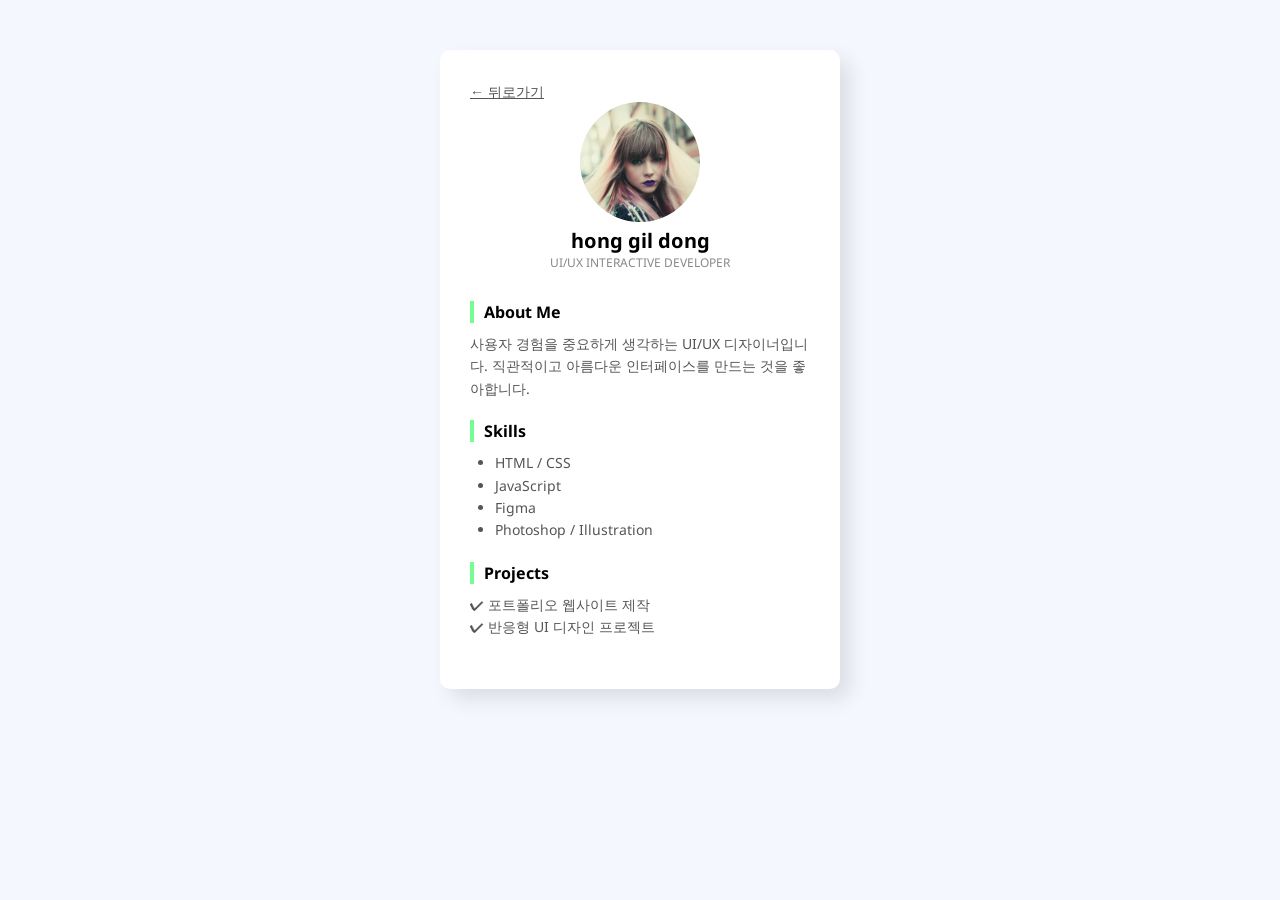
<file: profile-detail-2.html>
<!doctype html>
<html lang="ko">
  <head>
    <meta charset="UTF-8" />
    <meta name="viewport" content="width=device-width, initial-scale=1.0" />
    <title>member1-detail</title>
    <link rel="stylesheet" href="css/detail.css" />
  </head>
  <body class="member2">
    <!-- 전체 영역 -->
    <section class="detail-wrap">
      <a href="member2.html" class="back-btn">← 뒤로가기</a>
      <!-- 상단 프로필 -->
      <div class="detail-profile">
        <img src="images/member2.jpg" alt="member2" />
        <h1>hong gil dong</h1>
        <p>UI/UX INTERACTIVE DEVELOPER</p>
      </div>
      <!-- 소개 -->
      <div class="detail-box">
        <h2>About Me</h2>
        <p>
          사용자 경험을 중요하게 생각하는 UI/UX 디자이너입니다. 직관적이고
          아름다운 인터페이스를 만드는 것을 좋아합니다.
        </p>
      </div>
      <!-- 스킬 -->
      <div class="detail-box">
        <h2>Skills</h2>
        <ul>
            <li>HTML / CSS</li>
            <li>JavaScript</li>
            <li>Figma</li>
            <li>Photoshop / Illustration</li>
        </ul>
      </div>
      <!-- 프로젝트 -->
       <div class="detail-box">
        <h2>Projects</h2>
         <p>✔ 포트폴리오 웹사이트 제작</p>
        <p>✔ 반응형 UI 디자인 프로젝트</p>
       </div>
    </section>
  </body>
</html>
</file>
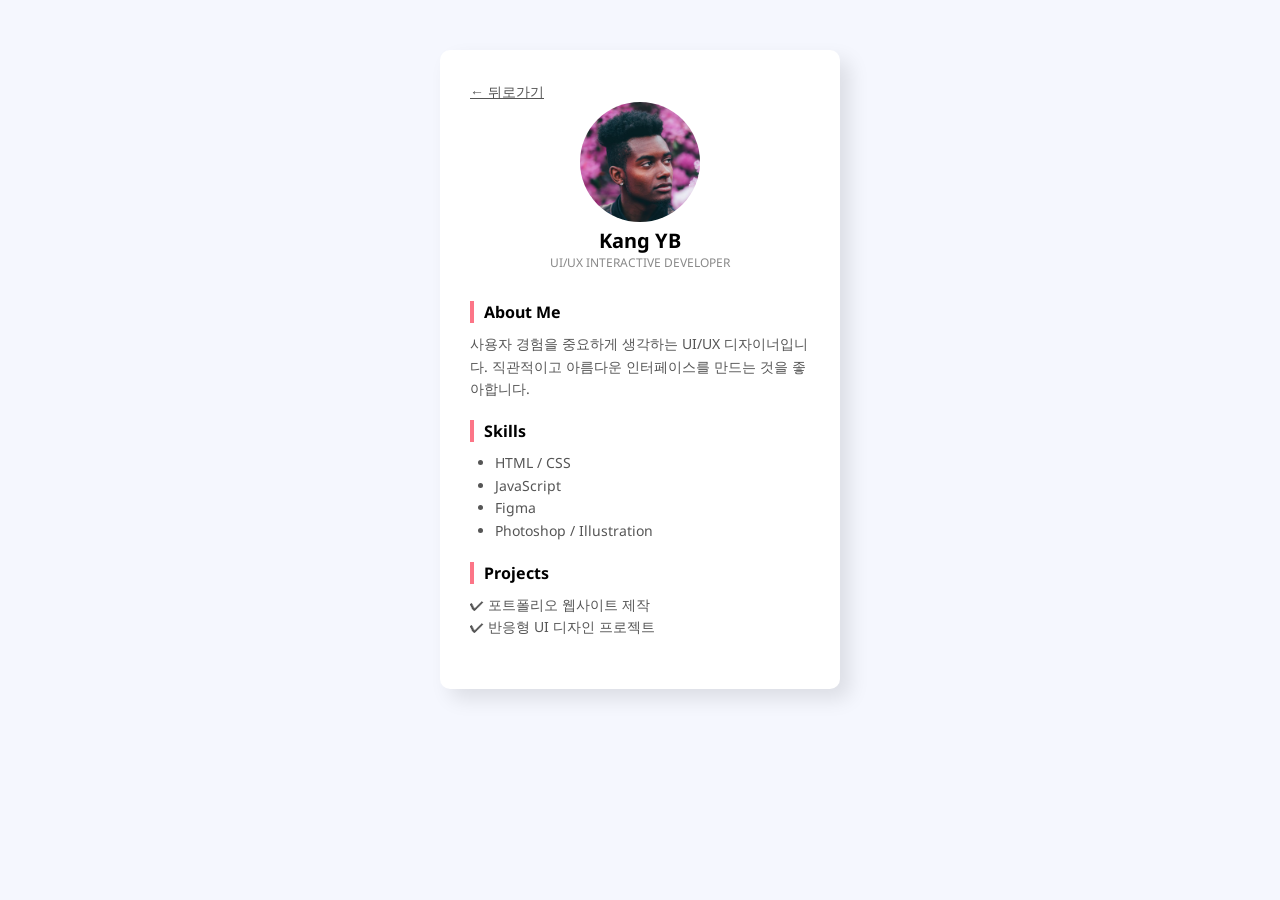
<file: profile-detail-3.html>
<!doctype html>
<html lang="ko">
  <head>
    <meta charset="UTF-8" />
    <meta name="viewport" content="width=device-width, initial-scale=1.0" />
    <title>member1-detail</title>
    <link rel="stylesheet" href="css/detail.css" />
  </head>
  <body class="member3">
    <!-- 전체 영역 -->
    <section class="detail-wrap">
      <a href="member3.html" class="back-btn">← 뒤로가기</a>
      <!-- 상단 프로필 -->
      <div class="detail-profile">
        <img src="images/member3.jpg" alt="member2" />
        <h1>Kang YB</h1>
        <p>UI/UX INTERACTIVE DEVELOPER</p>
      </div>
      <!-- 소개 -->
      <div class="detail-box">
        <h2>About Me</h2>
        <p>
          사용자 경험을 중요하게 생각하는 UI/UX 디자이너입니다. 직관적이고
          아름다운 인터페이스를 만드는 것을 좋아합니다.
        </p>
      </div>
      <!-- 스킬 -->
      <div class="detail-box">
        <h2>Skills</h2>
        <ul>
            <li>HTML / CSS</li>
            <li>JavaScript</li>
            <li>Figma</li>
            <li>Photoshop / Illustration</li>
        </ul>
      </div>
      <!-- 프로젝트 -->
       <div class="detail-box">
        <h2>Projects</h2>
         <p>✔ 포트폴리오 웹사이트 제작</p>
        <p>✔ 반응형 UI 디자인 프로젝트</p>
       </div>
    </section>
  </body>
</html>
</file>
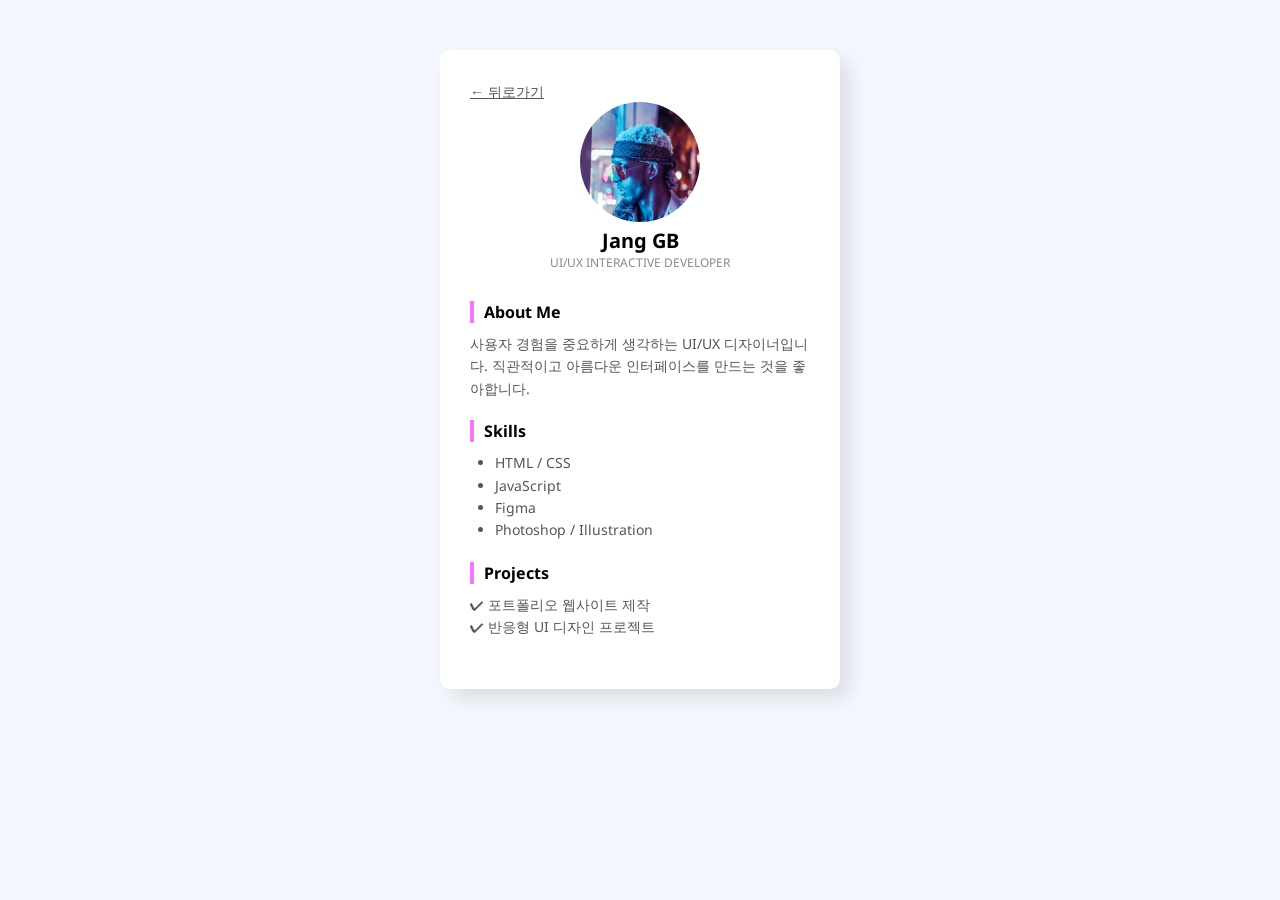
<file: profile-detail-4.html>
<!doctype html>
<html lang="ko">
  <head>
    <meta charset="UTF-8" />
    <meta name="viewport" content="width=device-width, initial-scale=1.0" />
    <title>member1-detail</title>
    <link rel="stylesheet" href="css/detail.css" />
  </head>
  <body class="member4">
    <!-- 전체 영역 -->
    <section class="detail-wrap">
      <a href="member4.html" class="back-btn">← 뒤로가기</a>
      <!-- 상단 프로필 -->
      <div class="detail-profile">
        <img src="images/member4.jpg" alt="member2" />
        <h1>Jang GB</h1>
        <p>UI/UX INTERACTIVE DEVELOPER</p>
      </div>
      <!-- 소개 -->
      <div class="detail-box">
        <h2>About Me</h2>
        <p>
          사용자 경험을 중요하게 생각하는 UI/UX 디자이너입니다. 직관적이고
          아름다운 인터페이스를 만드는 것을 좋아합니다.
        </p>
      </div>
      <!-- 스킬 -->
      <div class="detail-box">
        <h2>Skills</h2>
        <ul>
            <li>HTML / CSS</li>
            <li>JavaScript</li>
            <li>Figma</li>
            <li>Photoshop / Illustration</li>
        </ul>
      </div>
      <!-- 프로젝트 -->
       <div class="detail-box">
        <h2>Projects</h2>
         <p>✔ 포트폴리오 웹사이트 제작</p>
        <p>✔ 반응형 UI 디자인 프로젝트</p>
       </div>
    </section>
  </body>
</html>
</file>
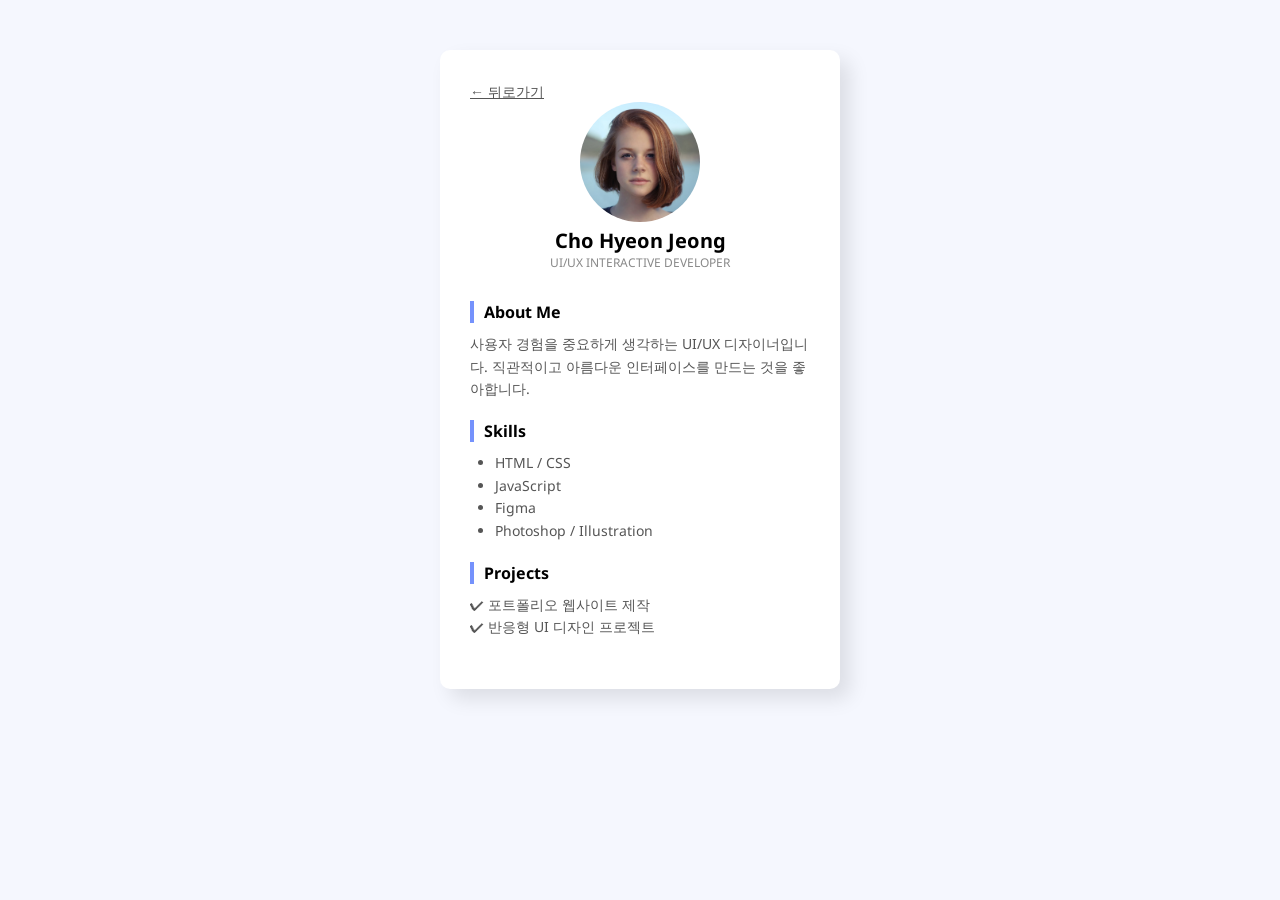
<file: profile-detail.html>
<!doctype html>
<html lang="ko">
  <head>
    <meta charset="UTF-8" />
    <meta name="viewport" content="width=device-width, initial-scale=1.0" />
    <title>member1-detail</title>
    <link rel="stylesheet" href="css/detail.css" />
  </head>
  <body>
    <!-- 전체 영역 -->
    <section class="detail-wrap">
      <a href="index.html" class="back-btn">← 뒤로가기</a>
      <!-- 상단 프로필 -->
      <div class="detail-profile">
        <img src="images/member1.jpg" alt="member1" />
        <h1>Cho Hyeon Jeong</h1>
        <p>UI/UX INTERACTIVE DEVELOPER</p>
      </div>
      <!-- 소개 -->
      <div class="detail-box">
        <h2>About Me</h2>
        <p>
          사용자 경험을 중요하게 생각하는 UI/UX 디자이너입니다. 직관적이고
          아름다운 인터페이스를 만드는 것을 좋아합니다.
        </p>
      </div>
      <!-- 스킬 -->
      <div class="detail-box">
        <h2>Skills</h2>
        <ul>
            <li>HTML / CSS</li>
            <li>JavaScript</li>
            <li>Figma</li>
            <li>Photoshop / Illustration</li>
        </ul>
      </div>
      <!-- 프로젝트 -->
       <div class="detail-box">
        <h2>Projects</h2>
         <p>✔ 포트폴리오 웹사이트 제작</p>
        <p>✔ 반응형 UI 디자인 프로젝트</p>
       </div>
    </section>
  </body>
</html>
</file>
<file: css/detail.css>
@import url('https://fonts.googleapis.com/css2?family=Bitcount+Prop+Double:wght@100..900&family=Noto+Sans:ital,wght@0,100..900;1,100..900&family=Orbitron:wght@400..900&family=Poiret+One&display=swap');
*{
    margin: 0;
    padding: 0;
    box-sizing: border-box;
}
ul,li{
    /* list-style: none; */
}
a{
    /* text-decoration: none;
    color: #333; */
}
body{
    background-color: #f5f7fe;
    font-family: "Noto Sans", sans-serif;
}
.detail-wrap{
    width: 400px;
    margin: 50px auto;
    padding: 30px;
    border-radius: 10px;
    background-color: rgb(255, 255, 255);
    box-shadow: 10px 10px 20px rgba(0, 0, 0, 0.1);
}
/* 뒤로가기 */
.back-btn{
    font-size: 14px;
    color: #555;
    margin-bottom: 20px;
}
/* 프로필 */
.detail-profile{
    text-align: center;
    margin-bottom: 30px;
}
.detail-profile img{
    width: 120px;
    border-radius: 50%;
}
.detail-profile h1{
    font-size: 20px;
}
.detail-profile p{
    font-size: 12px;
    color: #888;
}
/* 카드 박스 */
.detail-box{
    margin-bottom: 20px;
}
.detail-box h2{
    font-size: 16px;
    margin-bottom: 10px;
    padding-left: 10px;
    border-left: 4px solid #7592fc;
}
.member2 .detail-box h2{
    border-left: 4px solid #75fc92;
}
.member3 .detail-box h2{
    border-left: 4px solid #fc7587;
}
.member4 .detail-box h2{
    border-left: 4px solid #f775fc;
}
.detail-box p, .detail-box li{
    font-size: 14px;
    color: #555;
    line-height: 1.6;
}
.detail-box ul{
    padding-left: 25px;
}
</file>
